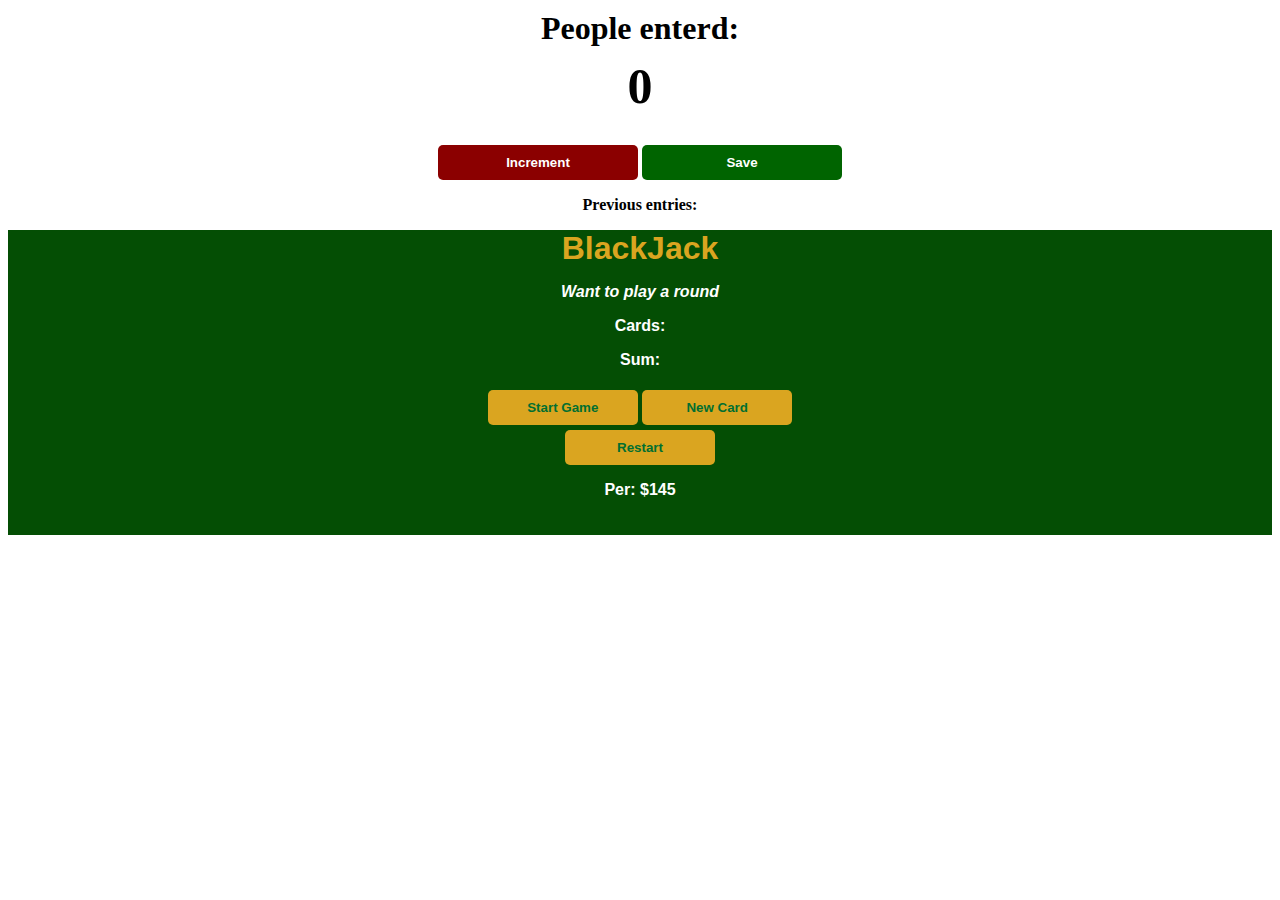
<file: src/BlackJack-Increment Project/index.html>
<!DOCTYPE html>
<html lang="en">
<head>
    <title>
        Java Application
    </title>
    <link rel="stylesheet" href="index.css">
</head>
<body>
    <!--Incrementing game-->
    <div class="increment-body">
        <h1>
            People enterd:
        </h1>
        <h2 id="count-el">
            0
        </h2>
        <button id="increment-btn" onclick="increment()" >
            Increment
        </button>
        <button id="save-btn" onclick="save()">
            Save
        </button>
        <p id="save-el">Previous entries: </p>
    </div>


    <!--Black Jack Game -->

    <div class="blackjack-body">
        <h1 class="jack-heading">
            BlackJack
        </h1>
        <p id="message-el" style="font-style: italic;">Want to play a round</p>
        <p id="card-el">Cards:</p>
        <p id="sum-el">Sum: </p>
        <button class="blackjack-btn" onclick="startGame()">Start Game</button>
        <button id="new-btn" class="blackjack-btn" onclick="newCard()">New Card</button>
        <div>
            <button class="blackjack-btn" onclick="restartGame()">Restart</button>
        </div>
        <p id="player-el"></p>
    </div>

    <!--Chrome Extension-->
    





    <script src="index.js"></script>
</body>
</html>
</file>
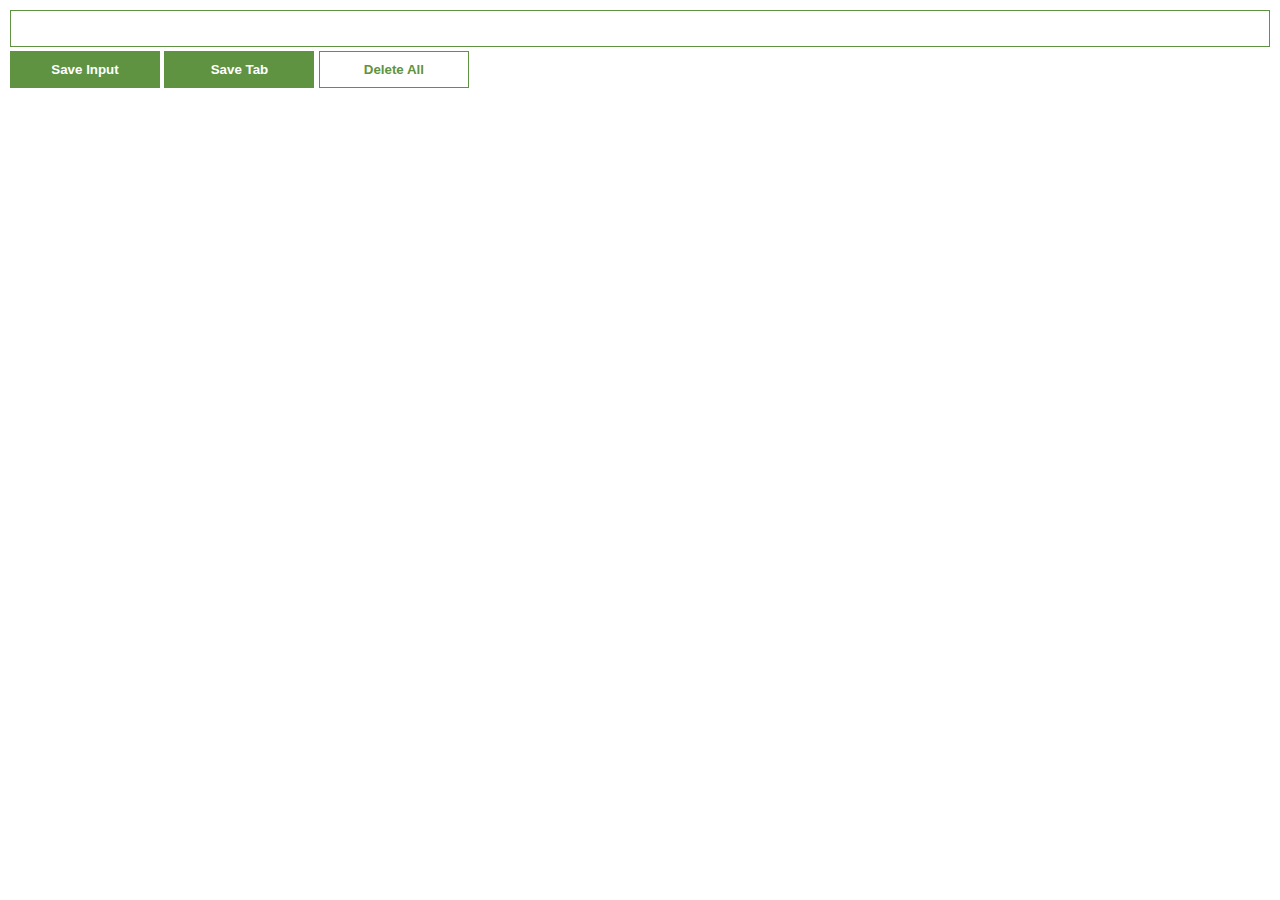
<file: src/Chrome Extension/index.html>
<!DOCTYPE html>
<html lang="en">
    <head>
        <title>
            Lead Tracker
        </title>
        <link rel="stylesheet" href="index.css">
    </head>
    <body>
        <input type="text" id="input-el">
        <button id="input-btn">Save Input</button>
        <button id="tab-btn">Save Tab</button>
        <button id="delete-btn">Delete All</button>
        <ul id="ul-el">
        </ul>
        <script src="index.js"></script>
    </body>
</html>
</file>
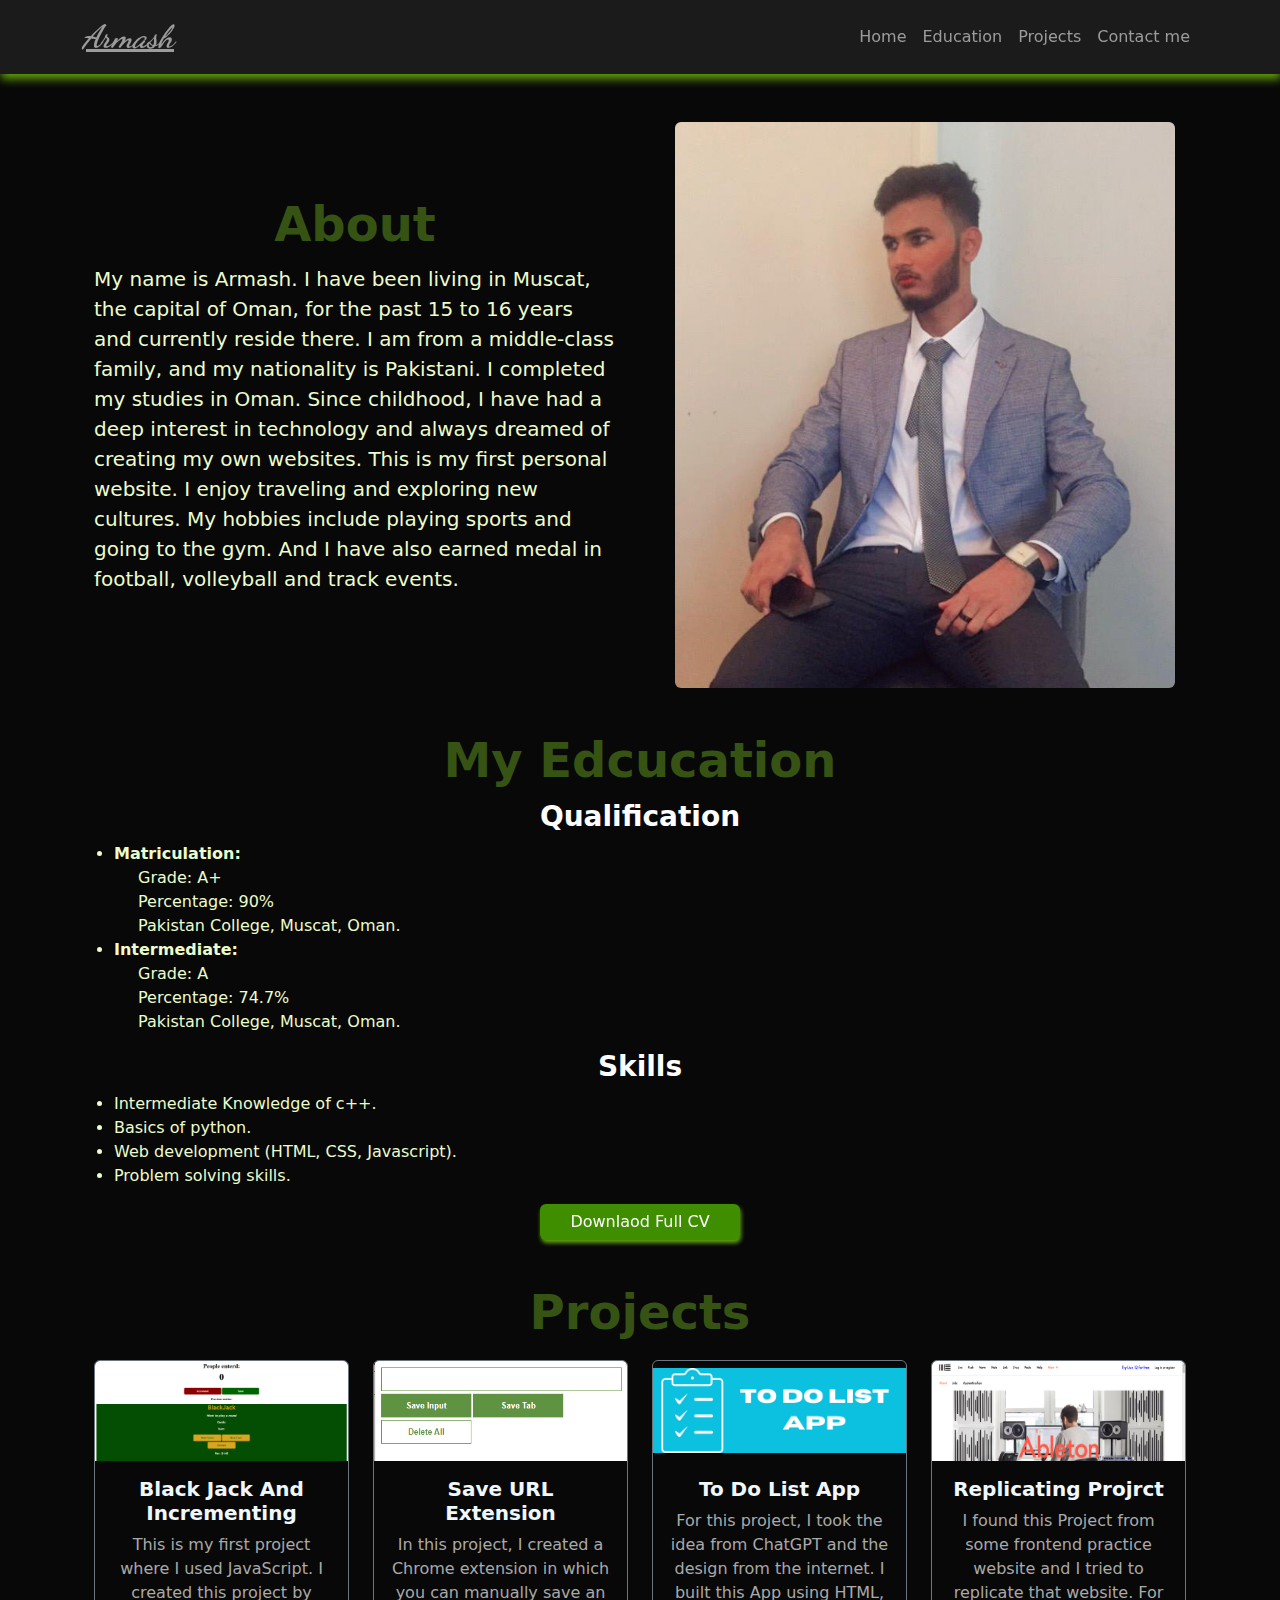
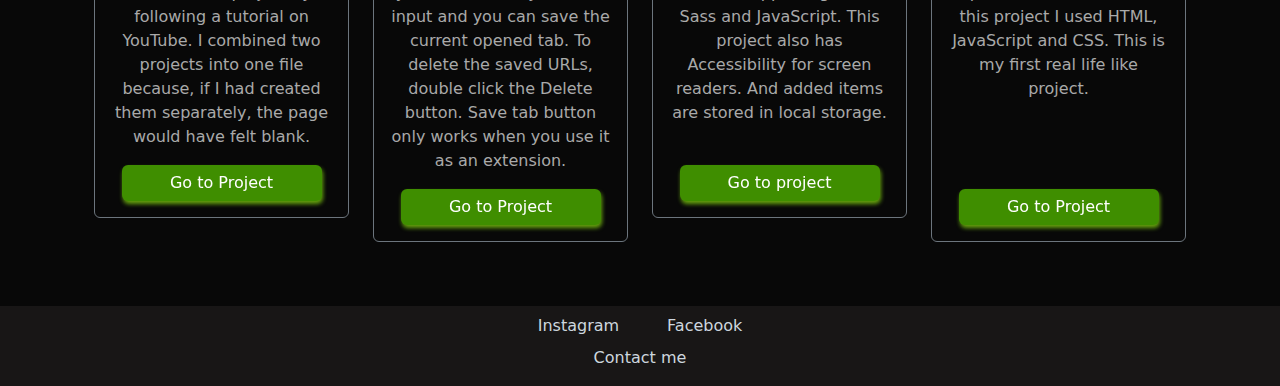
<file: src/Personal_Webpage.html>
<!DOCTYPE html>
<html lang="en">

<head>
    <!--Meta tags-->
    <meta charset="UTF-8">
    <meta name="viewport" content="width-device-width, initial-scale=1.0">
    <link rel="stylesheet" href="https://cdnjs.cloudflare.com/ajax/libs/font-awesome/6.5.2/css/all.min.css">
    <title>
        Personal Webpage
    </title>
    <!--FavIcon-->
    <link rel="icon" href=download.png type="image/png">
    <!--BootStraps-->
    <link href="https://cdn.jsdelivr.net/npm/bootstrap@5.3.3/dist/css/bootstrap.min.css" rel="stylesheet"
        integrity="sha384-QWTKZyjpPEjISv5WaRU9OFeRpok6YctnYmDr5pNlyT2bRjXh0JMhjY6hW+ALEwIH" crossorigin="anonymous">
    <!--Fonts-->
    <link rel="preconnect" href="https://fonts.googleapis.com">
    <link rel="preconnect" href="https://fonts.gstatic.com" crossorigin>
    <link href="https://fonts.googleapis.com/css2?family=Dancing+Script:wght@400..700&display=swap" rel="stylesheet">
    <!--CSS File-->
    <link rel="stylesheet" href="style.css">

</head>

<body class="body_sty">
    <!-- Header-->
    <nav class="navbar sticky-top navbar-expand-md logo-body">
        <div class="container-md">
            <!--Armash Logo-->
            <a class="navbar-brand logo header-text"><u>Armash</u></a>
            <button class="navbar-toggler" style="background-color: #9C9C9C;" type="button" data-bs-toggle="collapse"
                data-bs-target="#navbarNavDropdown" aria-controls="navbarNavDropdown" aria-expanded="false"
                aria-label="Toggle navigation">
                <span class="navbar-toggler-icon"></span>
            </button>
            <div class="collapse navbar-collapse justify-content-end" id="navbarNavDropdown">
                <!--Navigation Text-->
                <ul class="navbar-nav">
                    <li class="nav-item ">
                        <a class="nav-link header-text nav__items" href="#About-section">Home</a>
                    </li>
                    <li class="nav-item">
                        <a class="nav-link header-text nav__items" href="#education-section">Education</a>
                    </li>
                    <li class="nav-item">
                        <a class="nav-link header-text nav__items" href="#Project-section">Projects</a>
                    </li>
                    <li class="nav-item">
                        <a class="nav-link header-text nav__items" href="#">Contact me</a>
                    </li>
                </ul>
            </div>
        </div>
    </nav>
    <!--Hero Section-->
    <div class="container px-4" id="About-section">
        <div class="row flex-lg-row-reverse align-items-center g-5 py-5">
            <!--Hero Image-->
            <div class="col-12 col-lg-6">
                <img src="My_pic.jpg" class="d-block rounded mx-auto img-fluid " id="personal-img" alt="Person Image"
                    width="500px" height="100px">
            </div>
            <!--Hero Text-->
            <div class="col-lg-6">
                <h1 class="display-5 fw-bold lh-1 mb-3 text-center">About</h1>
                <p class="lead">My name is Armash. I have been living in Muscat, the capital of Oman, for the
                    past 15 to 16 years and currently reside there. I am from a middle-class family, and my
                    nationality is Pakistani. I completed my studies in Oman. Since childhood, I have had a deep
                    interest in technology and always dreamed of creating my own websites. This is my first
                    personal website. I enjoy traveling and exploring new cultures. My hobbies include playing
                    sports and going to the gym. And I have also earned medal in football, volleyball and track events.
                </p>
            </div>
        </div>
    </div>
    <!--Education Section-->
    <div>
        <h1 class="display-5 fw-bold lh-1 mb-3 text-center" id="education-section">My Edcucation</h1>
        <!--Qualification-->
        <div class="container">
            <h3 class="fw-bold text-center">
                Qualification
            </h3>
            <ul>
                <li>
                    <span class="fw-bold">Matriculation:</span>
                    <div class="px-4">
                        <div>
                            Grade: A+
                        </div>
                        <div>
                            Percentage: 90%
                        </div>
                        <div>
                            Pakistan College, Muscat, Oman.
                        </div>
                    </div>
                </li>
                <li>
                    <span class="fw-bold">Intermediate:</span>
                    <div class="px-4">
                        <div>
                            Grade: A
                        </div>
                        <div>
                            Percentage: 74.7%
                        </div>
                        <div>
                            Pakistan College, Muscat, Oman.
                        </div>
                    </div>
                </li>
            </ul>
            <!--Skills-->
            <h3 class="fw-bold text-center">Skills</h3>
            <div>
                <ul>
                    <li>
                        Intermediate Knowledge of c++.
                    </li>
                    <li>
                        Basics of python.
                    </li>
                    <li>
                        Web development (HTML, CSS, Javascript).
                    </li>
                    <li>
                        Problem solving skills.
                    </li>
                </ul>
            </div>
            <!--Download Button-->
            <div class="text-center">
                <a href="Armash.pdf" download="Armash_CV.pdf">
                    <button class="button rounded">Downlaod Full CV</button>
                </a>
            </div>
        </div>
    </div>
    <!--Project-Section-->
    <div class="container text-center py-5" id="Project-section">
        <h1 class="display-5 fw-bold lh-1 mb-4 text-center" >Projects</h1>
        <!--Cards-->
        <div class="container">
            <div class="row">
                <div class="col mb-3">
                    <div class="card bg-transparent border border-secondary"  >
                        <img src="BlackJack-Increment Project/Game1.png" class="card-img-top" alt="Project1">
                        <div class="card-body">
                            <h5 class="card-title">Black Jack And Incrementing</h5>
                            <p class="card-text">This is my first project where I used JavaScript. I created 
                                this project by following a tutorial on YouTube. I combined two projects into one file 
                                because, if I had created them separately, the page would have felt blank.
                            </p>
                            <a href="BlackJack-Increment Project/Game.html" class="btn button" target="_blank">Go to Project</a>
                        </div>
                    </div>
                </div>
                <div class="col mb-3">
                    <div class="card bg-transparent border border-secondary" >
                        <img src="Chrome Extension/Extension.png" class="card-img-top" alt="Image Preview">
                        <div class="card-body">
                            <h5 class="card-title">Save URL Extension</h5>
                            <p class="card-text">
                                In this project, I created a Chrome extension in which you can manually
                                save an input and you can save the current opened tab. To delete the
                                saved URLs, double click the Delete button. Save tab button only works 
                                when you use it as an extension. 
                            </p>
                            <a href="Chrome Extension/Lead Tracker.html" target="_blank" class="btn button">Go to Project</a>
                        </div>
                    </div>
                </div>
                <div class="col mb-3">
                    <div class="card bg-transparent border border-secondary">
                        <img src="To do list/banner image/Banner.png" class="card-img-top object-fit-contain" alt="To Do List">
                        <div class="card-body">
                            <h5 class="card-title cards__title">To Do List App</h5>
                            <p class="card-text pb-4">
                                For this project, I took the idea from ChatGPT and the design from the 
                                internet. I built this App using HTML, Sass and JavaScript. This project
                                also has Accessibility for screen readers. And added items are stored in
                                local storage.
                            </p>
                            <a href="To do list/To-Do.html" target="_blank" class="btn button">Go to project</a>
                        </div>
                    </div>
                </div>
                <div class="col col-lg-4 col-xl-3 mb-3">
                    <div class="card bg-transparent border border-secondary">
                        <img src="Replicating Project/images/card-img.png" class="card-img-top" alt="Ableton Project">
                        <div class="card-body">
                            <h5 class="card-title cards__title">Replicating Projrct</h5>
                            <p class="card-text pb-5">I found this Project from some frontend practice website
                                and I tried to replicate that website. For this project I used HTML, JavaScript
                                and CSS. This is my first real life like project.
                            </p>
                            <a href="Replicating Project/Ableton.html" target="_blank" class="btn button mt-4">Go to Project</a>
                        </div>
                    </div>
                </div>
            </div>
        </div>
    </div>
    <footer class="d-flex gap-5 justify-content-center bg_footer pt-2 pb-2">
        <a href="#" class="footer-anchor">
            Instagram
        </a>
        <a href="#" class="footer-anchor">
            Facebook
        </a>
    </footer>
    <footer class="d-flex justify-content-center bg_footer pb-3">
        <a href="#" class="footer-anchor">
            Contact me
        </a>
    </footer>
    <script src="https://cdn.jsdelivr.net/npm/bootstrap@5.3.3/dist/js/bootstrap.bundle.min.js"
        integrity="sha384-YvpcrYf0tY3lHB60NNkmXc5s9fDVZLESaAA55NDzOxhy9GkcIdslK1eN7N6jIeHz"
        crossorigin="anonymous"></script>
</body>

</html>
</file>
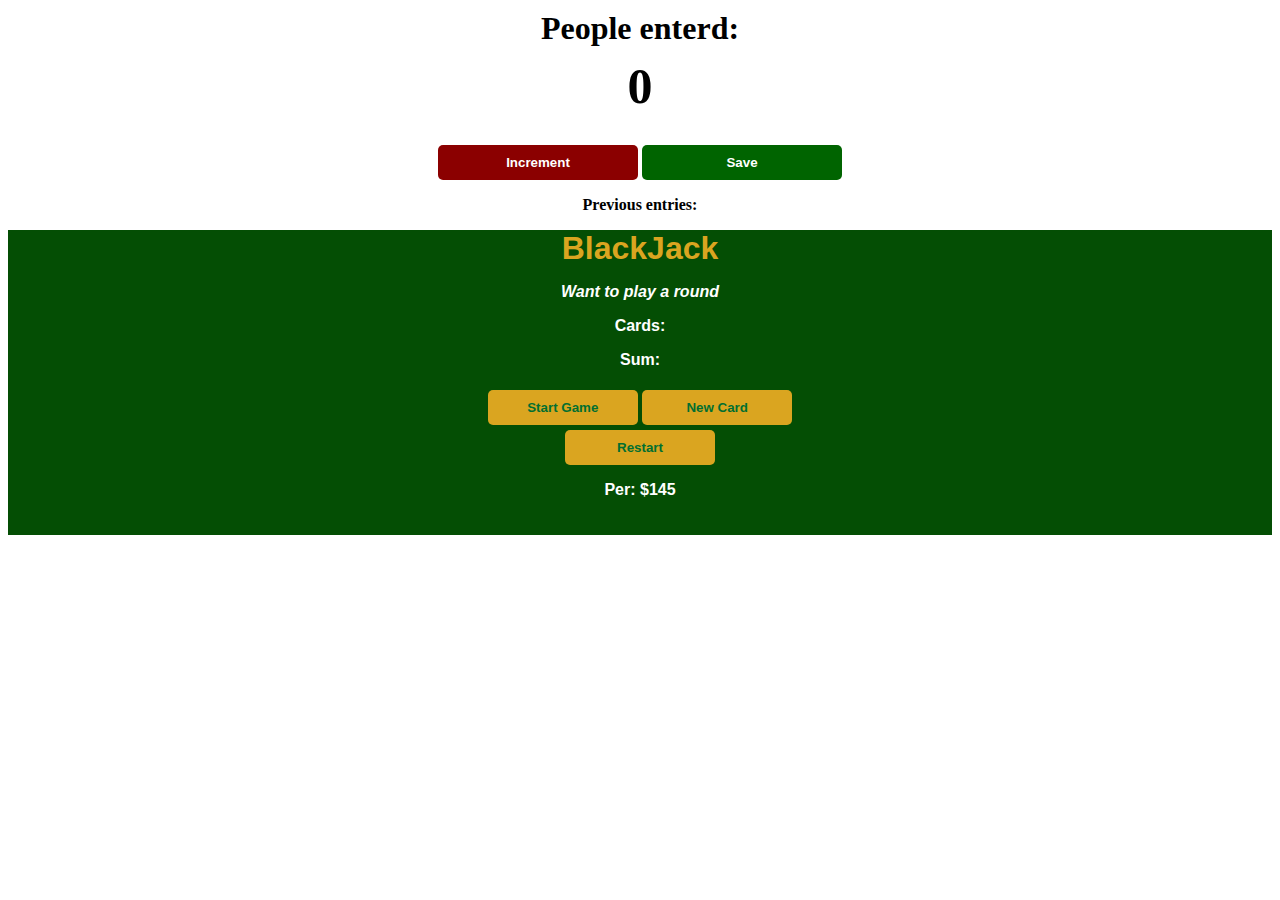
<file: src/BlackJack-Increment Project/Game.html>
<!DOCTYPE html>
<html lang="en">
<head>
    <title>
        Java Application
    </title>
    <link rel="stylesheet" href="index.css">
</head>
<body>
    <!--Incrementing game-->
    <div class="increment-body">
        <h1>
            People enterd:
        </h1>
        <h2 id="count-el">
            0
        </h2>
        <button id="increment-btn" onclick="increment()" >
            Increment
        </button>
        <button id="save-btn" onclick="save()">
            Save
        </button>
        <p id="save-el">Previous entries: </p>
    </div>


    <!--Black Jack Game -->

    <div class="blackjack-body">
        <h1 class="jack-heading">
            BlackJack
        </h1>
        <p id="message-el" style="font-style: italic;">Want to play a round</p>
        <p id="card-el">Cards:</p>
        <p id="sum-el">Sum: </p>
        <button class="blackjack-btn" id="start-btn" onclick="startGame()">Start Game</button>
        <button id="new-btn" class="blackjack-btn" onclick="newCard()">New Card</button>
        <div>
            <button class="blackjack-btn" onclick="restartGame()">Restart</button>
        </div>
        <p id="player-el"></p>
    </div>
    





    <script src="index.js"></script>
</body>
</html>
</file>
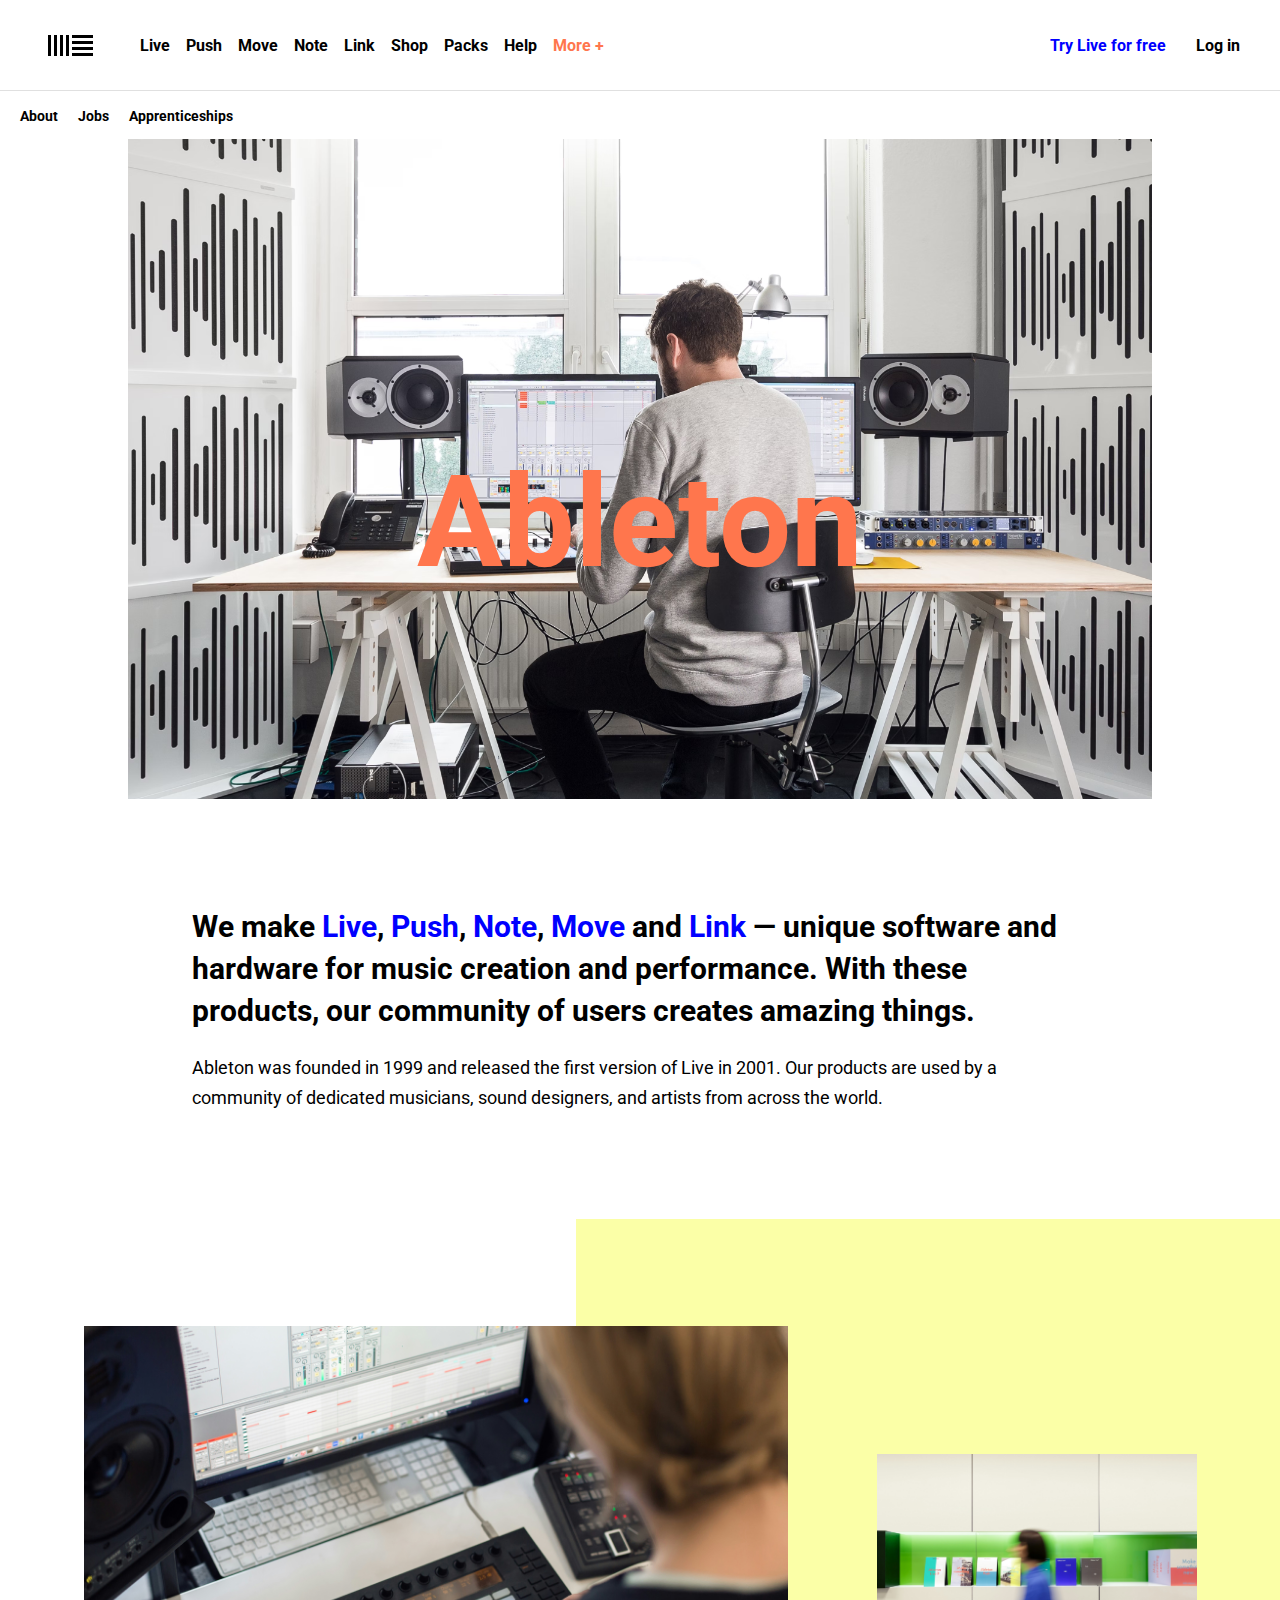
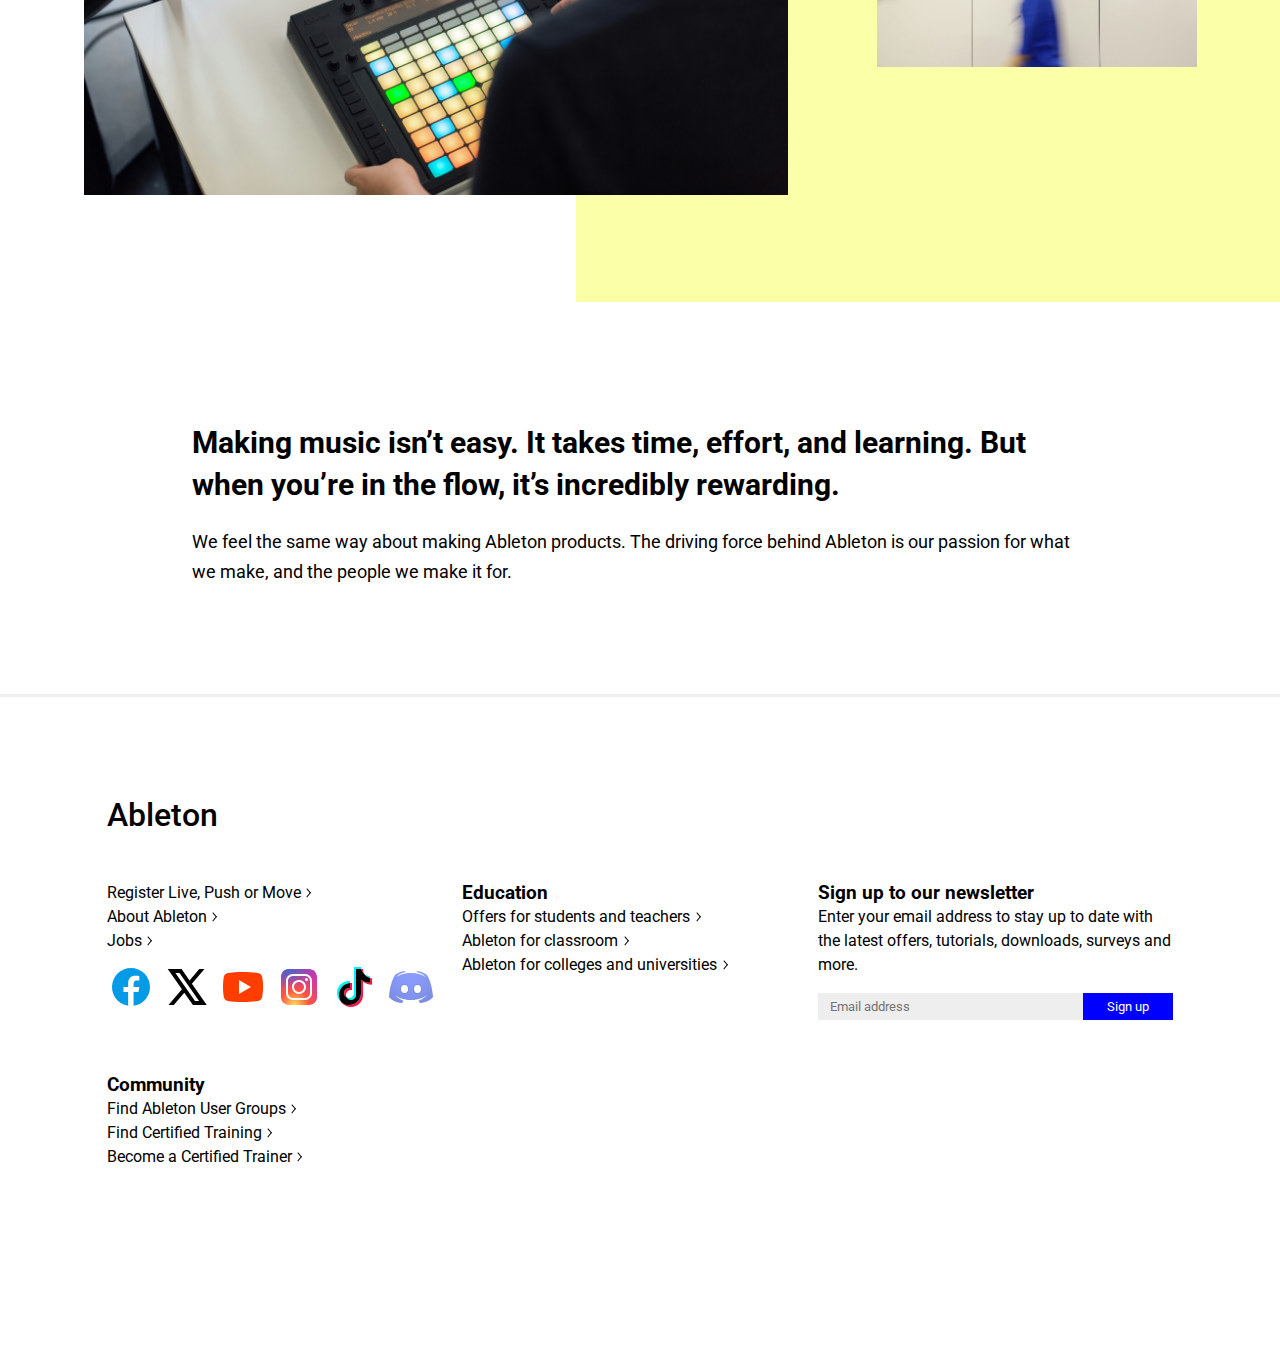
<file: src/Replicating Project/Ableton.html>
<!DOCTYPE html>
<html lang="en">

<head>
  <meta charset="UTF-8">
  <meta name="viewport" content="width=device-width, initial-scale=1.0">
  <link rel="shortcut icon" href="images/Ableton logo.png" type="image/x-icon">
  <title>About</title>
  <link rel="stylesheet" href="style.css">
</head>

<body>
  <header>
    <nav class="header--nav">
      <div class="header--left">
        <div class="logo">
          <svg xmlns="http://www.w3.org/2000/svg" x="0px" y="0px" width="50" height="50" viewBox="0 0 50 50">
            <path d="M 3 15 L 3 36 L 6 36 L 6 15 Z M 9 15 L 9 36 L 12 36 L 12 15 Z M 15 15 L 15 36 L 18 36 L 18 15 Z M 21 15 L 21 36 L 24 36 L 24 15 Z M 27 15 L 27 18 L 48 18 L 48 15 Z M 27 21 L 27 24 L 48 24 L 48 21 Z M 27 27 L 27 30 L 48 30 L 48 27 Z M 27 33 L 27 36 L 48 36 L 48 33 Z"></path>
            </svg>
        </div>
        <div class="Menu--nav">Menu<span id="Menu--arrow">▾</span></div>
        <div class="header--nav--list">
          <ul>
            <li>Live</li>
            <li>Push</li>
            <li>Move</li>
            <li>Note</li>
            <li>Link</li>
            <li>Shop</li>
            <li>Packs</li>
            <li>Help</li>
            <span>
            <li class="nowrap">More +</li>
            </span>
          </ul>
        </div>
      </div>
      <div class="header--right">
        <ul>
          <li>Try Live for free</li>
          <li>Log in</li>
        </ul>
      </div>
      <ul class="hidden--menu">
        <li>Live</li>
        <li>Push</li>
        <li>Move</li>
        <li>Note</li>
        <li>Link</li>
        <li>Shop</li>
        <li>Packs</li>
        <li>Help</li>
        <li>Try Live for free</li>
        <li>Log in</li>
      </ul>
    </nav>
    <div> 
      <nav class="bottom--nav">
        <ul class="bottom--nav--list">
          <li>About</li>
          <li>Jobs</li>
          <li>Apprenticeships</li>
        </ul>
      </nav>
    </div>
  </header>
  <main>
    <div class="hero">
      <img class="hero__image" src="images/header.avif" alt="Hero image">
      <h1 class="hero__heading">Ableton</h1>
    </div>
    <section class="about-text">
      <h1>We make <span>Live</span>, <span>Push</span>, <span>Note</span>, <span>Move</span> and <span>Link</span> — unique software and hardware for music creation and performance. With these products, our community of users creates amazing things.</h1>
      <p>Ableton was founded in 1999 and released the first version of Live in 2001. Our products are used by a community of dedicated musicians, sound designers, and artists from across the world.</p>
    </section>
    <section class="image--section1">
      <div class="image--section--container">
        <div class="background-1"></div>
        <div class="image-holder-1">
          <img src="images/photo-1.jpg" alt="image-1" class="image-1">
          <img src="images/photo-2.jpg" alt="image-2" class="image-2">
        </div>
      </div>
      <section class="about-text">
        <h1>
          Making music isn’t easy. It takes time, effort, and learning. But when you’re in the flow, it’s incredibly rewarding.
        </h1>
        <p>
          We feel the same way about making Ableton products. The driving force behind Ableton is our passion for what we make, and the people we make it for.
        </p>
      </section>
    </section>
    
  </main>
  <footer class="footer">
    <div class="footer--heading">
      Ableton
    </div>
    <main class="footer--main">
      <section class="footer-section-1">
        <div>
          <h3>Sign up to our newsletter</h3>
          Enter your email address to stay up to date with the latest offers, tutorials, downloads, surveys and more.
        </div>
        <form>
          <input name="email" type="email" placeholder="Email address">
          <input type="submit" value="Sign up">
        </form>
      </section>
      <section class="footer-section-2">
        <ul>
          <a href="#">
            <li class="footer-arrow">
              Register Live, Push or Move 
            </li>
          </a>
          <a href="#">
            <li class="footer-arrow">
              About Ableton 
            </li>
          </a>
          <a href="#">
            <li class="footer-arrow">
              Jobs 
            </li>
          </a>
        </ul>
        <ul class="social-media">
          <a href="#">
            <li>
              <svg xmlns="http://www.w3.org/2000/svg" x="0px" y="0px" width="48" height="48" viewBox="0 0 48 48">
              <path fill="#039be5" d="M24 5A19 19 0 1 0 24 43A19 19 0 1 0 24 5Z"></path><path fill="#fff" d="M26.572,29.036h4.917l0.772-4.995h-5.69v-2.73c0-2.075,0.678-3.915,2.619-3.915h3.119v-4.359c-0.548-0.074-1.707-0.236-3.897-0.236c-4.573,0-7.254,2.415-7.254,7.917v3.323h-4.701v4.995h4.701v13.729C22.089,42.905,23.032,43,24,43c0.875,0,1.729-0.08,2.572-0.194V29.036z"></path>
              </svg>
            </li>
          </a>
          <a href="#">
            <li>
              <svg xmlns="http://www.w3.org/2000/svg" x="0px" y="0px" width="48" height="48" viewBox="0 0 24 24">
              <path d="M 2.3671875 3 L 9.4628906 13.140625 L 2.7402344 21 L 5.3808594 21 L 10.644531 14.830078 L 14.960938 21 L 21.871094 21 L 14.449219 10.375 L 20.740234 3 L 18.140625 3 L 13.271484 8.6875 L 9.2988281 3 L 2.3671875 3 z M 6.2070312 5 L 8.2558594 5 L 18.033203 19 L 16.001953 19 L 6.2070312 5 z"></path>
              </svg>
            </li>
          </a>
          <a href="#">
            <li>
              <svg xmlns="http://www.w3.org/2000/svg" x="0px" y="0px" width="48" height="48" viewBox="0 0 48 48">
              <path fill="#FF3D00" d="M43.2,33.9c-0.4,2.1-2.1,3.7-4.2,4c-3.3,0.5-8.8,1.1-15,1.1c-6.1,0-11.6-0.6-15-1.1c-2.1-0.3-3.8-1.9-4.2-4C4.4,31.6,4,28.2,4,24c0-4.2,0.4-7.6,0.8-9.9c0.4-2.1,2.1-3.7,4.2-4C12.3,9.6,17.8,9,24,9c6.2,0,11.6,0.6,15,1.1c2.1,0.3,3.8,1.9,4.2,4c0.4,2.3,0.9,5.7,0.9,9.9C44,28.2,43.6,31.6,43.2,33.9z"></path><path fill="#FFF" d="M20 31L20 17 32 24z"></path>
              </svg>
            </li>
          </a>
          <a href="#">
            <li>
              <svg xmlns="http://www.w3.org/2000/svg" x="0px" y="0px" width="48" height="48" viewBox="0 0 48 48">
              <radialGradient id="yOrnnhliCrdS2gy~4tD8ma_Xy10Jcu1L2Su_gr1" cx="19.38" cy="42.035" r="44.899" gradientUnits="userSpaceOnUse"><stop offset="0" stop-color="#fd5"></stop><stop offset=".328" stop-color="#ff543f"></stop><stop offset=".348" stop-color="#fc5245"></stop><stop offset=".504" stop-color="#e64771"></stop><stop offset=".643" stop-color="#d53e91"></stop><stop offset=".761" stop-color="#cc39a4"></stop><stop offset=".841" stop-color="#c837ab"></stop></radialGradient><path fill="url(#yOrnnhliCrdS2gy~4tD8ma_Xy10Jcu1L2Su_gr1)" d="M34.017,41.99l-20,0.019c-4.4,0.004-8.003-3.592-8.008-7.992l-0.019-20	c-0.004-4.4,3.592-8.003,7.992-8.008l20-0.019c4.4-0.004,8.003,3.592,8.008,7.992l0.019,20	C42.014,38.383,38.417,41.986,34.017,41.99z"></path><radialGradient id="yOrnnhliCrdS2gy~4tD8mb_Xy10Jcu1L2Su_gr2" cx="11.786" cy="5.54" r="29.813" gradientTransform="matrix(1 0 0 .6663 0 1.849)" gradientUnits="userSpaceOnUse"><stop offset="0" stop-color="#4168c9"></stop><stop offset=".999" stop-color="#4168c9" stop-opacity="0"></stop></radialGradient><path fill="url(#yOrnnhliCrdS2gy~4tD8mb_Xy10Jcu1L2Su_gr2)" d="M34.017,41.99l-20,0.019c-4.4,0.004-8.003-3.592-8.008-7.992l-0.019-20	c-0.004-4.4,3.592-8.003,7.992-8.008l20-0.019c4.4-0.004,8.003,3.592,8.008,7.992l0.019,20	C42.014,38.383,38.417,41.986,34.017,41.99z"></path><path fill="#fff" d="M24,31c-3.859,0-7-3.14-7-7s3.141-7,7-7s7,3.14,7,7S27.859,31,24,31z M24,19c-2.757,0-5,2.243-5,5	s2.243,5,5,5s5-2.243,5-5S26.757,19,24,19z"></path><circle cx="31.5" cy="16.5" r="1.5" fill="#fff"></circle><path fill="#fff" d="M30,37H18c-3.859,0-7-3.14-7-7V18c0-3.86,3.141-7,7-7h12c3.859,0,7,3.14,7,7v12	C37,33.86,33.859,37,30,37z M18,13c-2.757,0-5,2.243-5,5v12c0,2.757,2.243,5,5,5h12c2.757,0,5-2.243,5-5V18c0-2.757-2.243-5-5-5H18z"></path>
              </svg>
            </li>
          </a>
          <a href="#">
            <li>
              <svg xmlns="http://www.w3.org/2000/svg" x="0px" y="0px" width="48" height="48" viewBox="0,0,256,256">
              <g fill="none" fill-rule="nonzero" stroke="none" stroke-width="1" stroke-linecap="butt" stroke-linejoin="miter" stroke-miterlimit="10" stroke-dasharray="" stroke-dashoffset="0" font-family="none" font-weight="none" font-size="none" text-anchor="none" style="mix-blend-mode: normal"><g transform="scale(5.33333,5.33333)"><path d="M20,37c2.761,0 5,-2.239 5,-5v-1v-1v-23.93h5.208c-0.031,-0.14 -0.072,-0.276 -0.097,-0.419h-0.001c-0.044,-0.248 -0.076,-0.495 -0.099,-0.746v-0.835h-7.011v23.93v1v1c0,2.761 -2.239,5 -5,5c-0.864,0 -1.665,-0.239 -2.375,-0.625c0.848,1.556 2.478,2.625 4.375,2.625z" fill="#00f0ff"></path><path d="M33.718,11.407c-0.797,-1.094 -1.364,-2.367 -1.607,-3.756h-0.001c-0.044,-0.248 -0.076,-0.495 -0.099,-0.746v-0.835h-1.803c0.491,2.182 1.761,4.062 3.51,5.337z" fill="#ff1548"></path><path d="M18,25c-2.761,0 -5,2.239 -5,5c0,1.897 1.069,3.527 2.625,4.375c-0.386,-0.71 -0.625,-1.511 -0.625,-2.375c0,-2.761 2.239,-5 5,-5c0.343,0 0.677,0.035 1,0.101v-7.05c-0.331,-0.028 -0.662,-0.051 -1,-0.051c-0.338,0 -0.669,0.023 -1,0.05v5.05c-0.323,-0.065 -0.657,-0.1 -1,-0.1z" fill="#ff1548"></path><path d="M36.257,13.783c0.867,0.541 1.819,0.908 2.806,1.131v-0.376v-0.002v-1.381c-1.7,0.003 -3.364,-0.473 -4.806,-1.373c-0.186,-0.116 -0.361,-0.247 -0.538,-0.376c0.687,0.945 1.544,1.757 2.538,2.377z" fill="#00f0ff"></path><path d="M19,20.05v-2c-0.331,-0.027 -0.662,-0.05 -1,-0.05c-6.627,0 -12,5.373 -12,12c0,3.824 1.795,7.222 4.581,9.419c-1.612,-2.042 -2.581,-4.615 -2.581,-7.419c0,-6.29 4.842,-11.44 11,-11.95z" fill="#00f0ff"></path><path d="M39.062,14.914v4.733c-3.375,0 -6.501,-1.071 -9.052,-2.894l0.003,13.247l-0.014,-0.018c0,0.006 0.001,0.012 0.001,0.018c0,6.627 -5.373,12 -12,12c-2.804,0 -5.377,-0.969 -7.419,-2.581c2.197,2.786 5.595,4.581 9.419,4.581c6.627,0 12,-5.373 12,-12c0,-0.006 -0.001,-0.012 -0.001,-0.018l0.014,0.018l-0.002,-13.248c2.551,1.823 5.677,2.894 9.052,2.894v-5.108v-0.002v-1.381c-0.678,0.002 -1.346,-0.094 -2.001,-0.241z" fill="#ff1548"></path><path d="M30,30c0,-0.006 -0.001,-0.012 -0.001,-0.018l0.014,0.018l-0.002,-13.248c2.551,1.823 5.677,2.894 9.052,2.894v-4.733c-0.987,-0.223 -1.939,-0.59 -2.806,-1.131c-0.994,-0.62 -1.851,-1.432 -2.538,-2.376c-1.75,-1.275 -3.019,-3.155 -3.51,-5.337h-5.209v23.931v1v1c0,2.761 -2.239,5 -5,5c-1.897,0 -3.527,-1.069 -4.375,-2.625c-1.556,-0.848 -2.625,-2.478 -2.625,-4.375c0,-2.761 2.239,-5 5,-5c0.343,0 0.677,0.035 1,0.101v-5.05c-6.158,0.509 -11,5.659 -11,11.949c0,2.804 0.969,5.377 2.581,7.419c2.042,1.612 4.615,2.581 7.419,2.581c6.627,0 12,-5.373 12,-12z" fill="#000000"></path></g></g>
              </svg>
            </li>
          </a>
          <a href="#">
            <li>
              <svg xmlns="http://www.w3.org/2000/svg" x="0px" y="0px" width="48" height="48" viewBox="0 0 48 48">
              <radialGradient id="La9SoowKGoEUHOnYdJMSEa_2mIgusGquJFz_gr1" cx="24" cy="10.009" r="32.252" gradientUnits="userSpaceOnUse"><stop offset="0" stop-color="#8c9eff"></stop><stop offset=".368" stop-color="#889af8"></stop><stop offset=".889" stop-color="#7e8fe6"></stop><stop offset="1" stop-color="#7b8ce1"></stop></radialGradient><path fill="url(#La9SoowKGoEUHOnYdJMSEa_2mIgusGquJFz_gr1)" d="M40.107,12.15c-0.065-0.102-0.139-0.182-0.236-0.255c-0.769-0.578-4.671-3.339-9.665-3.875	c-0.01-0.001-0.048-0.003-0.057-0.003c-0.098,0-0.183,0.057-0.224,0.14l-0.269,0.538c0,0-0.001,0-0.001,0	c-0.017,0.033-0.026,0.071-0.026,0.111c0,0.109,0.07,0.202,0.168,0.236c0.006,0.002,0.048,0.011,0.063,0.014	c4.267,1.028,6.863,2.89,9.149,4.945c-4.047-2.066-8.044-4.001-15.009-4.001s-10.961,1.936-15.009,4.001	c2.286-2.055,4.882-3.917,9.149-4.945c0.015-0.004,0.057-0.012,0.063-0.014c0.098-0.034,0.168-0.127,0.168-0.236	c0-0.04-0.009-0.078-0.026-0.111c0,0-0.001,0-0.001,0l-0.269-0.538c-0.041-0.083-0.125-0.14-0.224-0.14	c-0.009,0-0.048,0.002-0.057,0.003c-4.994,0.536-8.896,3.297-9.665,3.875c-0.097,0.073-0.17,0.153-0.236,0.255	c-0.708,1.107-5.049,8.388-5.892,21.632c-0.009,0.142,0.04,0.289,0.135,0.395c4.592,5.144,11.182,5.752,12.588,5.823	c0.167,0.008,0.327-0.065,0.427-0.199l1.282-1.709c0.1-0.134,0.046-0.322-0.111-0.379c-2.705-0.986-5.717-2.7-8.332-5.706	C11.231,34.457,16.12,37,24,37s12.769-2.543,16.009-4.993c-2.616,3.006-5.627,4.719-8.332,5.706	c-0.157,0.057-0.211,0.245-0.111,0.379l1.282,1.709c0.101,0.134,0.26,0.208,0.427,0.199c1.407-0.072,7.996-0.679,12.588-5.823	c0.095-0.106,0.144-0.253,0.135-0.395C45.156,20.538,40.815,13.257,40.107,12.15z"></path><ellipse cx="30.5" cy="26" opacity=".05" rx="4.5" ry="5"></ellipse><ellipse cx="30.5" cy="26" opacity=".05" rx="4" ry="4.5"></ellipse><ellipse cx="30.5" cy="26" fill="#fff" rx="3.5" ry="4"></ellipse><ellipse cx="17.5" cy="26" opacity=".05" rx="4.5" ry="5"></ellipse><ellipse cx="17.5" cy="26" opacity=".05" rx="4" ry="4.5"></ellipse><ellipse cx="17.5" cy="26" fill="#fff" rx="3.5" ry="4"></ellipse>
              </svg>
            </li>
          </a>
        </ul>
      </section>
      <section class="footer-section-3">
        <h3>Education</h3>
        <ul>
          <a href="#">
            <li class="footer-arrow">
              Offers for students and teachers 
            </li>
          </a>
          <a href="#">
            <li class="footer-arrow">
              Ableton for classroom 
            </li>
          </a>
          <a href="#">
            <li class="footer-arrow">
              Ableton for colleges and universities 
            </li>
          </a>
        </ul>
      </section>
      <section class="footer-section-4">
        <h3>Community</h3>
        <ul>
          <a href="#">
            <li class="footer-arrow">
              Find Ableton User Groups 
            </li>
          </a>
          <a href="#">
            <li class="footer-arrow">
              Find Certified Training 
            </li>
          </a>
          <a href="#">
            <li class="footer-arrow">
              Become a Certified Trainer 
            </li>
          </a>
        </ul>
      </section>
    </main>
  </footer>
  <script src="index.js"></script>
</body>

</html>
</file>
<file: src/BlackJack-Increment Project/index.css>
.increment-body{
    font-weight: bold;
    text-align: center;
}

h1{
    margin: 10px 0px 10px 0px;
}

h2{
    font-size: 50px;
    margin: 0px 0px 20px 0px;
}
/* button{
    border: none;
    font-weight:bold;
    width:200px;
    border-radius: 5px;
    color: white;
    padding:10px 0;
} */
#increment-btn{
    background: darkred;
    border: none;
    font-weight:bold;
    width:200px;
    border-radius: 5px;
    color: white;
    padding:10px 0;
}
#save-btn{
    margin-top: 10px;
    background:darkgreen;
    border: none;
    font-weight:bold;
    width:200px;
    border-radius: 5px;
    color: white;
    padding:10px 0;
}

/* Black Jack Game CSS */

.blackjack-body{
    font-weight: bold;
    text-align: center;
    background: rgb(4, 78, 4);
    color: white;
    font-family: 'Trebuchet MS', 'Lucida Sans Unicode', 'Lucida Grande', 'Lucida Sans', Arial, sans-serif;
    padding-bottom: 20px;
}

.jack-heading{
    color: goldenrod;
}

.blackjack-btn{
    color: #016f30;
    width: 150px;
    background: goldenrod;
    margin-top: 5px;
    border: none;
    font-weight:bold;
    border-radius: 5px;
    padding:10px 0;
}

/*Chrome Extention */
</file>
<file: src/Chrome Extension/index.css>
body{
    margin: 0;
    padding: 10px;
    font-family: Arial, Helvetica, sans-serif;
    min-width: 400px;
}
input{
    width: 100%;
    padding: 10px;
    box-sizing: border-box;
    border: 1px solid  #5f9341;
}
button{
    background-color:#5f9341 ;
    color: white;
    width: 150px;
    padding: 10px 20px;
    margin-top: 4px;
    border: 1px solid #5f9341;
    font-weight: bold;
}

#delete-btn{
    background-color: white;
    color: #5f9341;
}


#ul-el {
    margin-top: 20px;
    list-style-type: none;
    padding-left: 0px;
}

li{
    margin-top: 5px;
}

li a{
    color: #5f9341;
}
</file>
<file: src/style.css>
:root{
    --secondary-color: #9C9C9C;
    --primary-color: #080808;
}

html{
    scroll-behavior: smooth;
}

body{
    color: #ECFCCB;
}
h1{
    color: #365314;
    scroll-margin-top: 6rem;
}
h3{
    color: white;
}
.body_sty{
    background-color: var(--primary-color);
}
.logo{
    font-family: 'dancing script',sans-serif;
    font-weight: 900;
    font-size: 32px;
    font-style: italic;
}
.logo-body{
    background-color: #1B1B1B;
    color: var(--secondary-color);
    filter: drop-shadow(1px 5px 5px #65A30D)

}
.nav__items:hover , .nav__items:focus{
    text-decoration: underline;
    color:#FFFFFF;
}

.header-text{
    color:#9C9C9C;
}
img{
    /* border-radius: 50%; */
    /* height: 240px; */
    height:100px;
}
#personal-img{
    border-radius: 10px;
}
.button{
    background-color: #3F8E00;
    filter: drop-shadow(1px 3px 2px #65A30D);
    border: 0;
    color: #FFFFFF;
    width: 200px;
    height:36px;
}
.button:hover , .button:focus, .button:active{
    background-color: #408e007a;
    filter: drop-shadow(1px 3px 2px #65A30D);   
    color:#ffffffc0;
    text-decoration: underline;
    
}

.card-title{
    color: aliceblue;
    font-weight: 700;;
}

.card-text{
    color: #ffffffa9;
}
.bg_footer{
    background-color: #181616;
}
.footer-anchor{
    text-decoration: none;
    color:rgb(205, 214, 223);
}

@media screen and (min-width: 380px) and (max-width: 539px) {
    .card{
        max-width: 75%;
        margin: auto;
    }
}
</file>
<file: src/Replicating Project/style.css>
/* Font Import*/

@import url('https://fonts.googleapis.com/css2?family=Roboto:ital,wght@0,100;0,300;0,400;0,500;0,700;0,900;1,100;1,300;1,400;1,500;1,700;1,900&display=swap');

/* Initialization */
*{
    padding: 0;
    margin: 0;
    box-sizing: border-box;
    font-family: "Roboto", sans-serif;
}

img{
    display: block;
}

li{
    list-style: none;
}

a{
    text-decoration: none;
    color: black;
}
main{
    width: 100%;
    max-width: 1600px;
    margin: 0 auto;
}
/*Variables*/
:root{
    --Hero-Heading:#ff764d;
    --Link-color: #0000ff;
    --Background-1: #fbffa7;
    --Background-2: #b6ffc0;
}


/*Utility Class*/

.nowrap{
    white-space: nowrap;
}

/* Nav Bar */
.header--nav{
    display: flex;
    /* flex direction column for the hidden menu*/
    @media screen and (max-width: 1024px){
        flex-direction: column;
    }
    /*                     ////////////                    */
    @media screen and (min-width: 1024px){
        display: flex;
        border-bottom: 1px solid #e0e0e0;
        padding: 20px;
        justify-content: space-between;
        align-items: center;
    }
}
.header--left{
    display: flex; 
    @media screen and (min-width: 1024px){
        display: flex;
        /* justify-content: space-between; */
        align-items: center;
        width: 65%;
    }
    
}
.logo{
    display: flex;
    justify-content: center;
    align-items: center;
    
    min-width: 100px;
    margin-right: 20px;
    font-weight: 700;
    @media screen and (max-width: 1024px){
        font-size: 20px;
    }
}
/* Hidden menu*/
.Menu--nav{
    display: flex;
    justify-content: flex-start;
    font-size: 20px;
    font-weight: 700;
    align-items: center;
    cursor: pointer;
    @media screen and (min-width: 1024px){
        display: none;
    }
}

/*This class is added and removed through Javascript
Its function is to rotate the arrow whenerver it is clicked
*/
.Menu--arrow-clicked{
    rotate: 180deg;
    animation: rotate 0.5s ease-in-out forwards;
}
/*||||||||||||||||||||||||||||||||||||||||||||||||||||||*/

.hidden--menu{
    display: none;
    background-color: var(--Link-color);
    color: white;
    text-align: center;
    margin-top: 4px;
    transform-origin: top center;
    animation: showmenu 0.5s ease-in-out forwards;
    @media screen and (min-width: 1024px){
        display: none;
    }
}
@keyframes showmenu{
    from{
        transform: scaleY(0);
    }
    to{
        transform: scaleY(1);
    }
}
.show--menu{
    display: block;
    @media screen and (min-width: 1024px){
        display: none;
    }
}
.hidden--menu li{
    font-weight: 700;
    padding: 6px;
    border-bottom: 1px solid hsla(0, 0%, 29%, 0.329);
}

/*Full screen menu*/
.header--nav--list{
    
    @media screen and (min-width: 1024px){
        display:flex;
        justify-content: start;
        align-items: center;
        
    }
}
.header--nav--list ul{
    display: none;
    @media screen and (min-width: 1024px){
        display: flex;
        justify-content: start;
        align-items: center;
        list-style: none;
        gap: 16px;
        font-weight: 700;
    }
}
.header--nav--list ul span{
    color: var(--Hero-Heading);
}

.header--right{
    display: none;
    @media screen  and (min-width: 1024px){
        display: flex;
        justify-content: flex-end;
        align-items: center;
        width: 35%;
        padding-right: 20px;
    }
}
.header--right ul{
    list-style: none;
    display: flex;
    gap: 30px;
    font-weight: 700;
}
.header--right ul li:first-child{
    color: var(--Link-color);
}

.bottom--nav--list{
    list-style: none;
    display: flex;
    padding: 17px 20px 15px 20px;
    gap: 0px 20px;
    font-size: 14px;
    font-weight: 700;
}
.hero{
    position: relative;
    display: flex;
    justify-content: center;
    align-items: center;
    margin: 0 auto;
}
.hero img{
    width: 80%;
    height: 660px;
    object-fit: cover;
    margin-bottom: 8.3333vw;
}
.hero__heading{
    position: absolute;
    top: 50%;
    left: 50%;
    transform: translate(-50%,-50%);
    color: var(--Hero-Heading);
    font-size: 8rem;
    @media screen and (max-width: 359px) {
        font-size: 3rem;
    }
    @media screen and (min-width: 360px) and (max-width: 767px){
        font-size: 5rem;
    }
}

.about-text{
    width: 70%;
    margin: 0 auto;
    
}
.about-text h1 span{
    color: var(--Link-color);
}
.about-text h1{
    line-height: 42px;
    font-size: 30px;
    margin-bottom: 21px;
}
.about-text p{
    font-size: 18px;;
    line-height: 30px;
    margin-bottom: 8.33333vw;
}

/* images holder 1*/
.image--section--container{
    width: 100%;
    height: 53.33vw;
    position: relative;
    display: flex;
    justify-content: center;
    align-items: center;
    margin-bottom: 120px;
    @media screen and (max-width: 768px){
        height: 100vw;
        margin-bottom: 70px;
    }
}
.background-1{
    position: absolute;
    background-color: var(--Background-1);
    top: 0;
    right: 0;
    width: 55%;
    height: 100%;
    
    /* @media screen and (max-width: 1000px){
        height: 40.3vw;

    } */
}
.image-holder-1{
    display: flex;
    justify-content: center;
    align-items: center;
    gap: 5%;
    z-index: 2;
    @media screen and (max-width: 768px){
        height: 70vw;
        width: auto;
    }
}
.image-1{
    width: 55%; 
    height: 100%;
    @media screen and (max-width: 768px){
        width: 70vw; 
    }
    /* @media screen and (min-width: 1400px){
        margin-top: 6.3vw;
    }
    @media screen and (max-width: 1000px){
        height: 32.3vw;
        position: absolute;
        top: 8;
        left: 0.5; 
    } */
}
.image-2{
    width: 25%; 
    height: 40%;
    margin-left: 25px;
    
}


/*          //////////////         */

footer{
    padding: 8.33vw;
    border-top: 3px solid #efefef;
    line-height: 24px;
}
.footer--main{
    @media screen and (min-width: 1024px) {
        display: grid;
        grid-template-columns: 1fr 1fr 1fr;
        grid-template-rows: 1fr 1fr;
    }
}
.footer--heading{
    font-weight: 500;
    font-size: 2rem;
    padding-bottom: 8.33vw;
    @media screen and (min-width: 576px) {
        padding-bottom: 4.166vw;
    }
}

.footer-section-1{
    padding-bottom: 8.33vw;
    @media screen and (min-width: 576px) {
        padding-bottom: 4.166vw;
    }
    @media screen and (min-width: 1024px) {
        /* grid-area: section-1; */
        grid-column: 3/4;
    }
}

form{
    display: flex;
    margin-top: 16px;
}
form input[type="email"]{
    display: flex;
    padding: 6px 12px;
    flex-grow: 8;
    background-color: rgb(238, 238, 238);
    border: none;
}
form input[type="submit"]{
    padding: 6px 24px;
    background-color: blue;
    color: white;
    border: none;
}
form input[type="submit"]:hover{
    cursor: pointer;
}


.social-media{
    margin-top: 10px;
    display: inline-flex;
    justify-content: center;
    align-items: center;
    gap: 8px;
}

.footer-section-2{
    padding-bottom: 8.33vw;
    @media screen and (min-width: 576px) {
        padding-bottom: 4.166vw;
    }
    @media screen and (min-width: 1024px) {
        /* grid-area: section-2; */
        grid-column: 1/2;
        grid-row: 1/2;
    }
}

.footer-section-3{
    padding-bottom: 8.33vw;
    @media screen and (min-width: 576px) {
        padding-bottom: 4.166vw;
    }
    @media screen and (min-width: 1024px) {
        /* grid-area: section-3; */
        grid-column: 2/3;
        grid-row: 1/2;
    }
}

.footer-section-4{
    padding-bottom: 8.33vw;
    @media screen and (min-width: 576px) {
        padding-bottom: 4.166vw;
    }
    @media screen and (min-width: 1024px) {
        /* grid-area: section-4; */
        grid-row: 2/3;
    }
}
.footer-arrow::after{
    display: inline-block;
    content: '';
    width: 0.3em;
    height: 0.3em;
    margin-left: 0.1em;
    border-style: solid;
    border-width: 0.09em 0.09em 0 0;
    transform: rotate(50deg) skew(10deg) translate(-50%);
}
</file>
